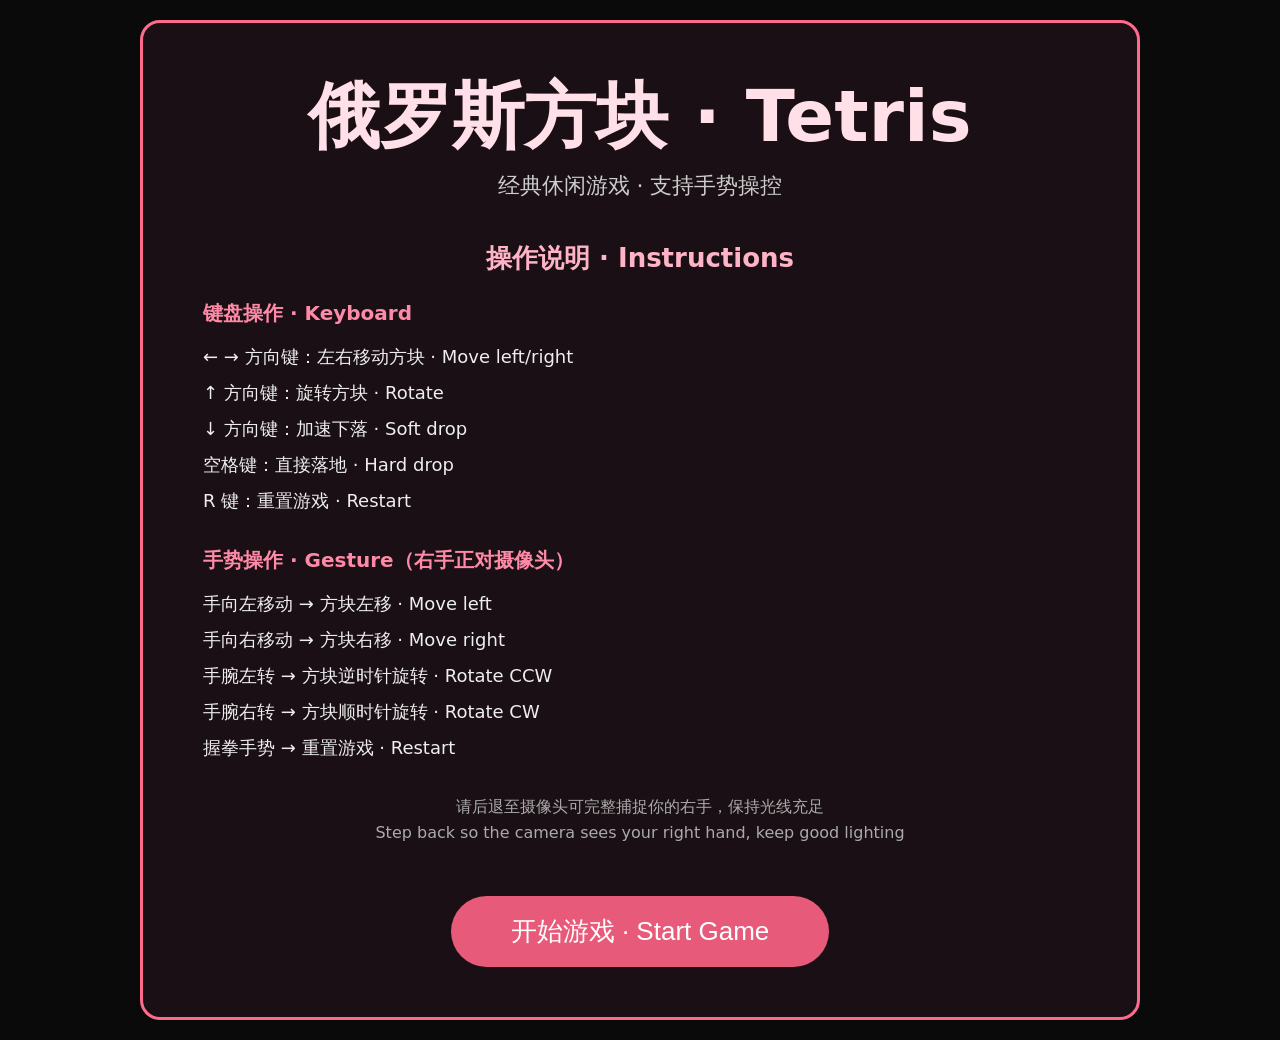
<file: index.html>
<!DOCTYPE html>
<html lang="zh-CN">
<head>
    <meta charset="UTF-8">
    <meta name="viewport" content="width=device-width, initial-scale=1.0">
    <title>俄罗斯方块 - 开始</title>
    <link rel="stylesheet" href="style-index.css">
</head>
<body>
    <div class="room-card">
        <h1>俄罗斯方块 · Tetris</h1>
        <p class="subtitle">经典休闲游戏 · 支持手势操控</p>

        <div class="instruction-wrap">
            <h3>操作说明 · Instructions</h3>
            
            <div class="instruction-block">
                <h4>键盘操作 · Keyboard</h4>
                <p>← → 方向键：左右移动方块 · Move left/right</p>
                <p>↑ 方向键：旋转方块 · Rotate</p>
                <p>↓ 方向键：加速下落 · Soft drop</p>
                <p>空格键：直接落地 · Hard drop</p>
                <p>R 键：重置游戏 · Restart</p>
            </div>

            <div class="instruction-block">
                <h4>手势操作 · Gesture（右手正对摄像头）</h4>
                <p>手向左移动 → 方块左移 · Move left</p>
                <p>手向右移动 → 方块右移 · Move right</p>
                <p>手腕左转 → 方块逆时针旋转 · Rotate CCW</p>
                <p>手腕右转 → 方块顺时针旋转 · Rotate CW</p>
                <p>握拳手势 → 重置游戏 · Restart</p>
            </div>

            <p class="tip">
                请后退至摄像头可完整捕捉你的右手，保持光线充足<br>
                Step back so the camera sees your right hand, keep good lighting
            </p>
        </div>

        <button class="enter-btn" onclick="window.location.href='game.html'">
            开始游戏 · Start Game
        </button>
    </div>
</body>
</html>
</file>
<file: style-index.css>
* {
    margin: 0;
    padding: 0;
    box-sizing: border-box;
}

body {
    background-color: #0a0a0a;
    min-height: 100vh;
    display: flex;
    justify-content: center;
    align-items: center;
    font-family: "Microsoft YaHei", system-ui, sans-serif;
    padding: 20px;
}

.room-card {
    width: 100%;
    max-width: 1000px;
    background-color: #1a0f14;
    border: 3px solid #ff6b8b;
    border-radius: 20px;
    padding: 50px 60px;
    color: #fff;
    text-align: center;
}

h1 {
    font-size: 72px;
    font-weight: bold;
    color: #ffe0e8;
    line-height: 1.2;
    margin-bottom: 12px;
}

.subtitle {
    font-size: 22px;
    color: #cccccc;
    margin-bottom: 40px;
}

.instruction-wrap {
    text-align: left;
    margin-bottom: 50px;
}

.instruction-wrap h3 {
    font-size: 26px;
    color: #ffb3c6;
    text-align: center;
    margin-bottom: 24px;
}

.instruction-block {
    margin-bottom: 28px;
}

.instruction-block h4 {
    font-size: 20px;
    color: #ff8aa8;
    margin-bottom: 12px;
}

.instruction-block p {
    font-size: 18px;
    line-height: 2;
    color: #eeeeee;
}

.tip {
    font-size: 16px;
    color: #aaaaaa;
    text-align: center;
    margin-top: 20px;
    line-height: 1.6;
}

.enter-btn {
    background-color: #e85a7a;
    color: #fff;
    border: none;
    border-radius: 50px;
    padding: 18px 60px;
    font-size: 26px;
    cursor: pointer;
    transition: background-color 0.2s;
}

.enter-btn:hover {
    background-color: #ff6b8b;
}

/* 移动端适配 */
@media (max-width: 768px) {
    .room-card {
        padding: 30px 24px;
    }
    h1 {
        font-size: 40px;
    }
    .subtitle {
        font-size: 16px;
    }
    .instruction-wrap h3 {
        font-size: 20px;
    }
    .instruction-block h4 {
        font-size: 18px;
    }
    .instruction-block p {
        font-size: 15px;
        line-height: 1.8;
    }
    .enter-btn {
        font-size: 20px;
        padding: 14px 40px;
    }
}
</file>
